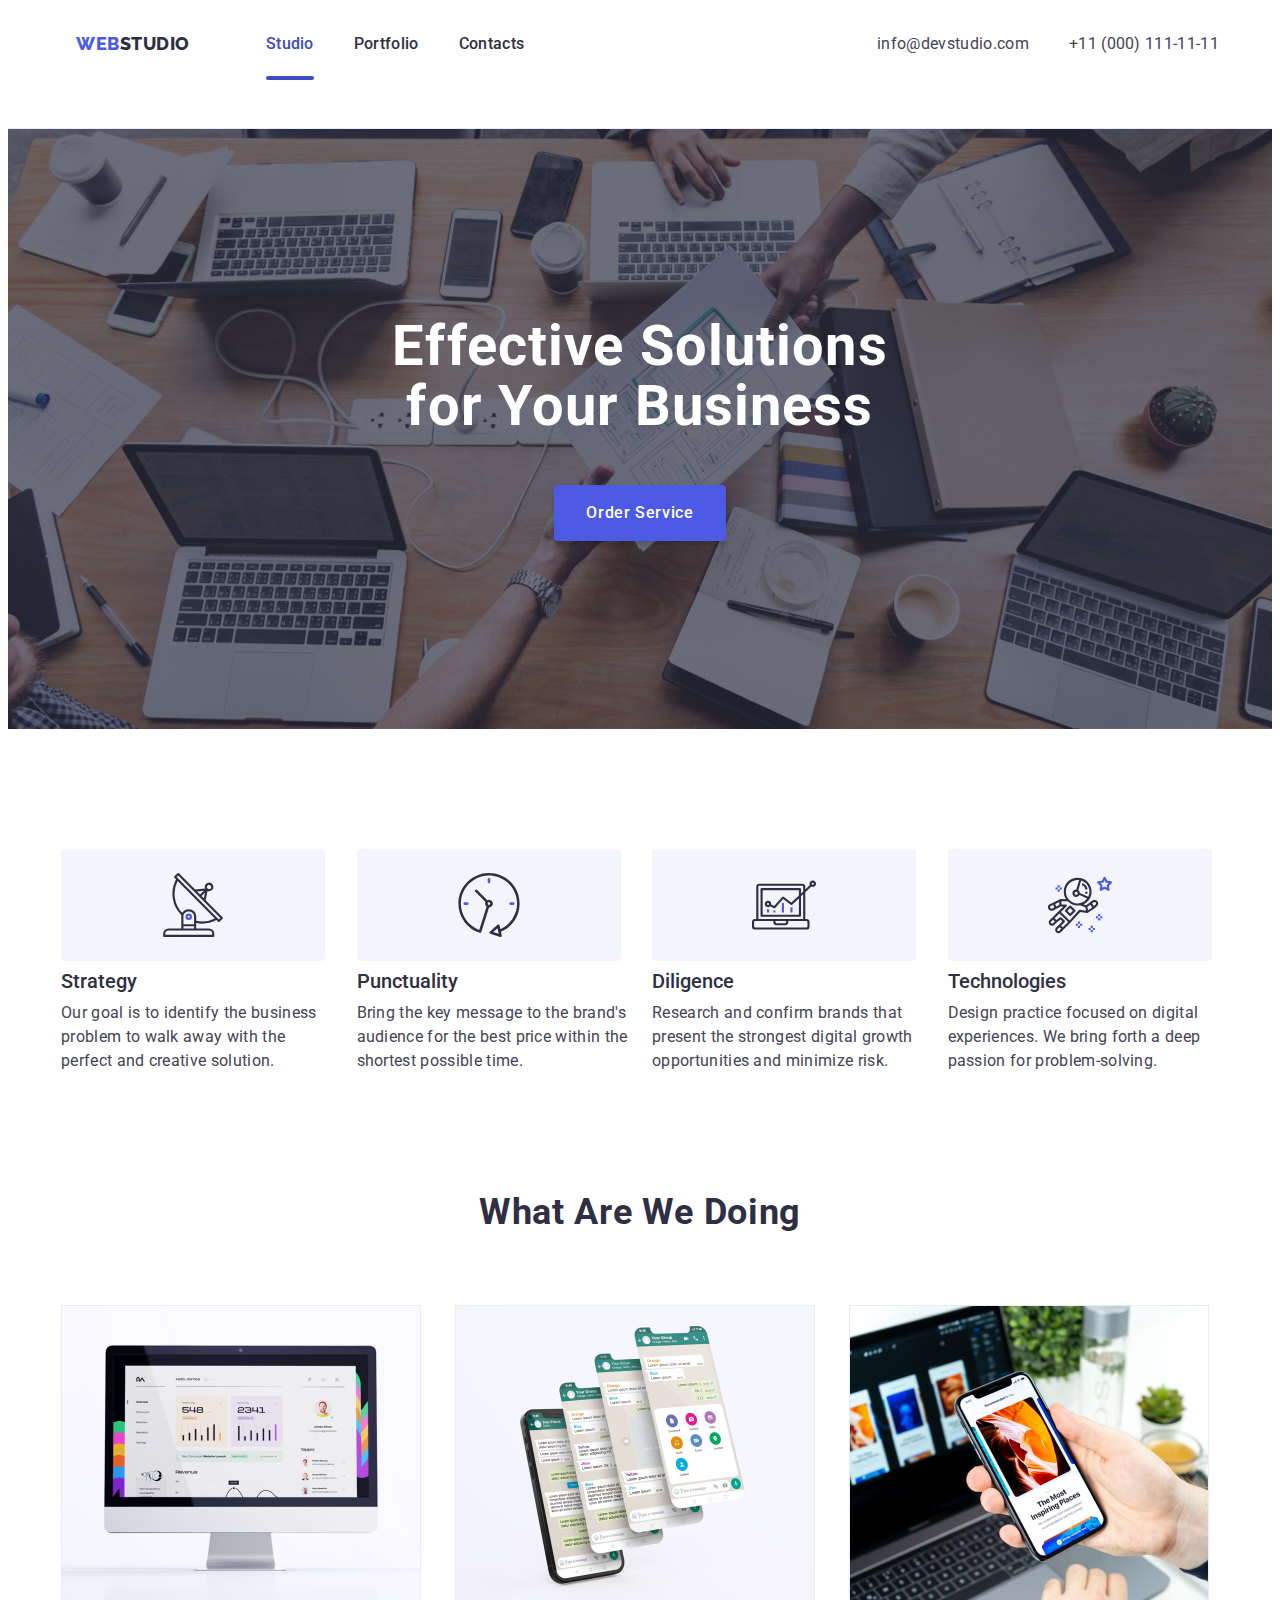
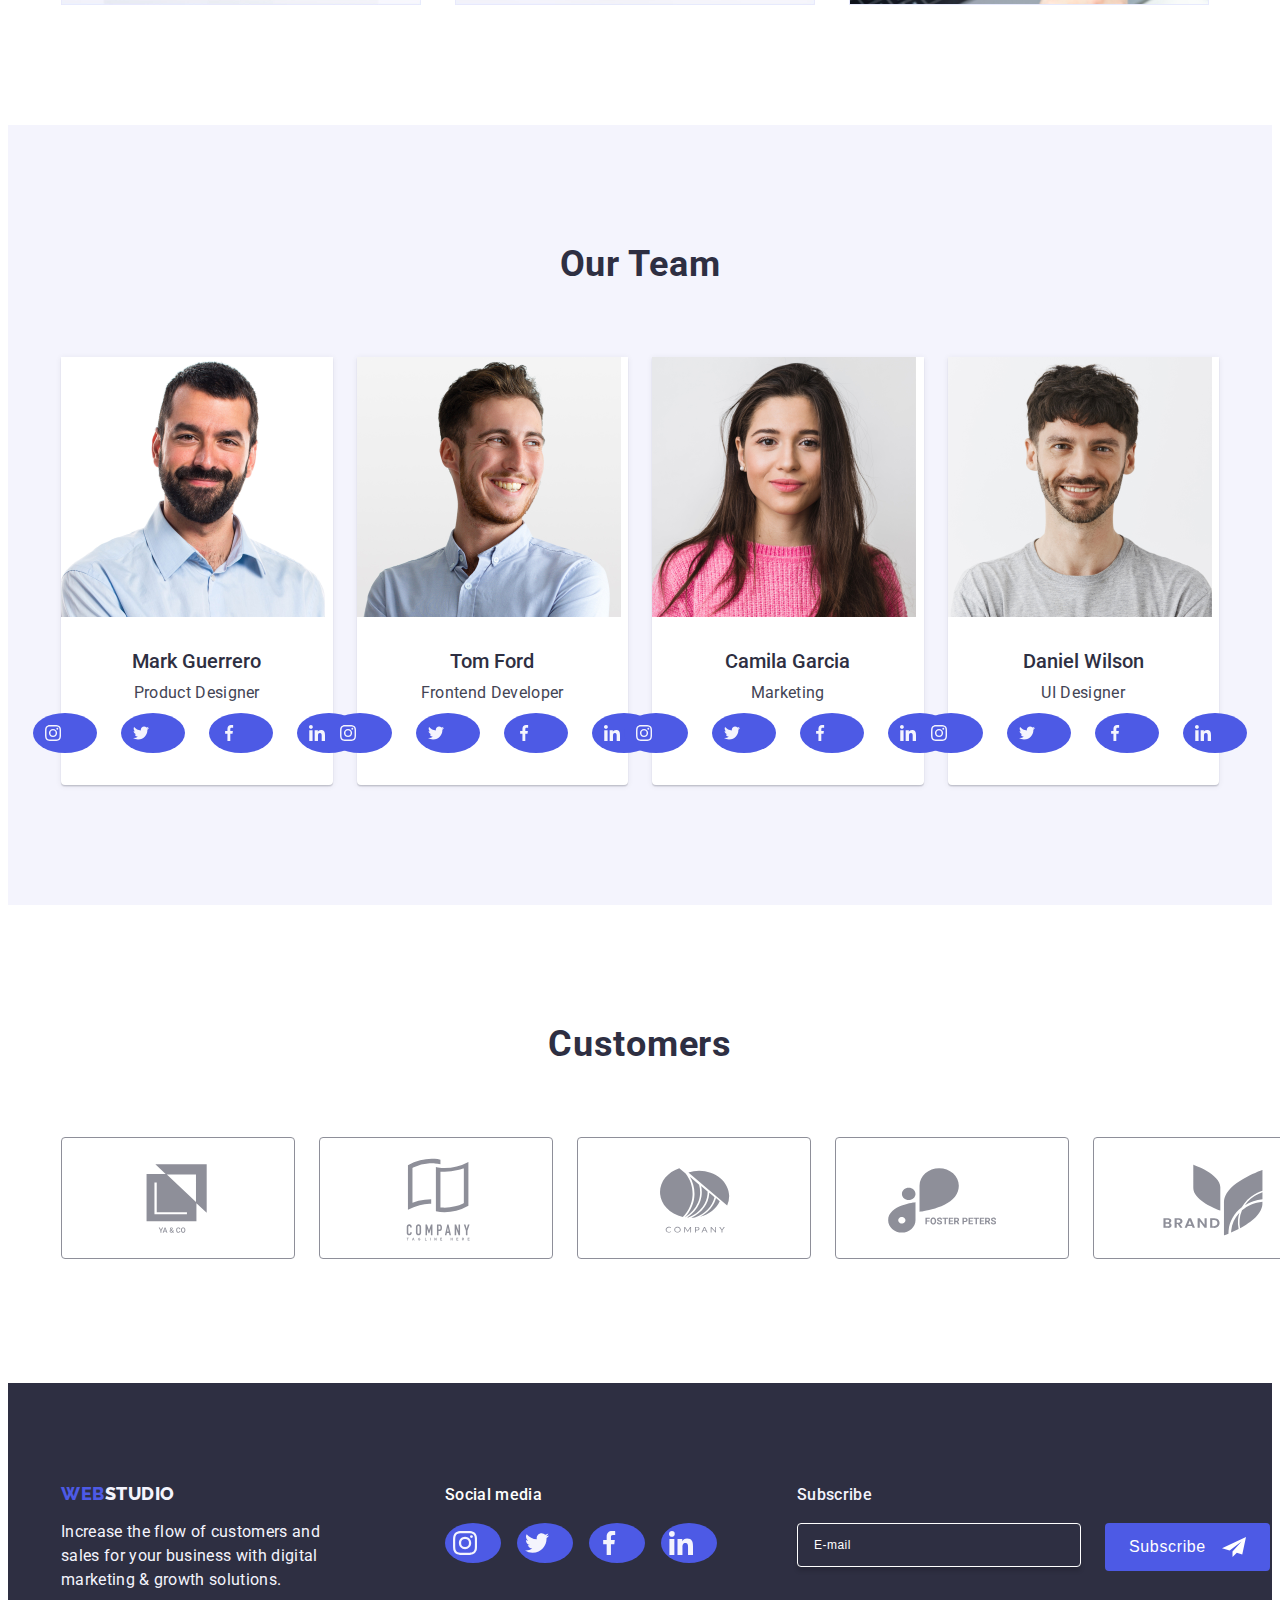
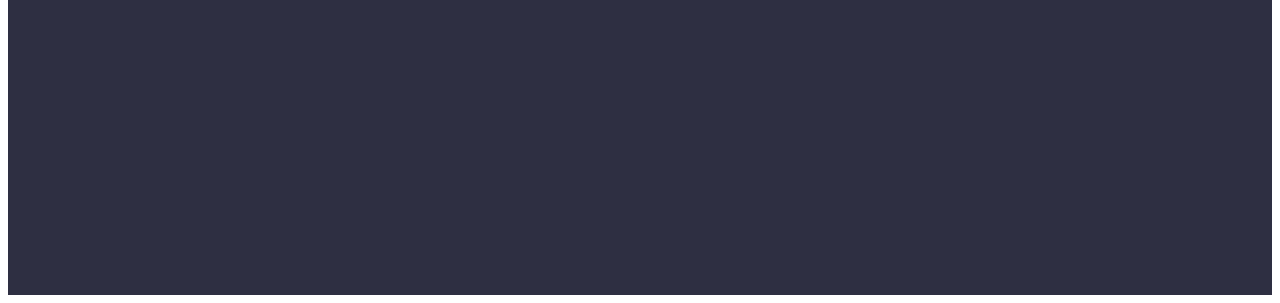
<file: index.html>
<!DOCTYPE html>
<html lang="en">
  <head>
    <meta charset="UTF-8" />

    <!-- Modern Normalize CSS -->
    <link
      rel="stylesheet"
      href="https://cdnjs.cloudflare.com/ajax/libs/modern-normalize/2.0.0/modern-normalize.min.css"
      integrity="sha512-4xo8blKMVCiXpTaLzQSLSw3KFOVPWhm/TRtuPVc4WG6kUgjH6J03IBuG7JZPkcWMxJ5huwaBpOpnwYElP/m6wg=="
      crossorigin="anonymous"
      referrerpolicy="no-referrer"
    />

    <!-- External CSS  -->
    <link rel="stylesheet" href="css/styles.css" />

    <!-- Fonts -->
    <link rel="preconnect" href="https://fonts.googleapis.com" />
    <link rel="preconnect" href="https://fonts.gstatic.com" crossorigin />
    <link
      href="https://fonts.googleapis.com/css2?family=Raleway:wght@800&family=Roboto:wght@400;500;700;900&display=swap"
      rel="stylesheet"
    />

    <link rel="shortcut icon" href="images/favicon.ico" />
    <title>Web Studio</title>
  </head>
  <body>
    <!-- Page header -->
    <header class="top-line">
      <div class="header-container container">
        <!-- Navbar -->
        <nav class="container nav-menu-section">
          <a href="#" class="logo logo-header"
            ><span class="text-color-iris">WEB</span>STUDIO</a
          >
          <ul class="nav-items">
            <li><a href="#" class="main-link">Studio</a></li>
            <li><a href="portfolio.html">Portfolio</a></li>
            <li><a href="#">Contacts</a></li>
          </ul>
        </nav>
        <!-- Navbar End -->

        <!-- Contacts section -->
        <address>
          <ul class="contacts-items">
            <li>
              <a href="mailto:info@devstudio.com">info@devstudio.com</a>
            </li>
            <li>
              <a href="tel:+110001111111">+11 (000) 111-11-11</a>
            </li>
          </ul>
        </address>
        <!-- End Contacts section -->
      </div>
    </header>
    <!-- End page header -->

    <!-- Main section -->
    <main>
      <!-- Hero section -->

      <section class="dark-bg-hero">
        <div class="container hero-container">
          <h1 class="heading-main">
            Effective Solutions <br />for Your Business
          </h1>
          <button type="button" class="primary-btn" data-modal-open>
            Order Service
          </button>
        </div>
      </section>

      <!-- End Hero section -->

      <!-- Benefits section -->

      <section class="benefits-section">
        <div class="container">
          <h2 class="visually-hidden">Our Benefits</h2>
          <ul
            class="benefit-item-section heading-section sub-paragraph benefits benefit-icon"
          >
            <li class="benefits">
              <div>
                <svg>
                  <use
                    width="64"
                    height="64"
                    href="images/icons.svg#icon-antenna"
                  ></use>
                </svg>
              </div>
              <h3 class="heading-section">Strategy</h3>
              <p>
                Our goal is to identify the business problem to walk away with
                the perfect and creative solution.
              </p>
            </li>
            <li class="benefits">
              <div>
                <svg>
                  <use
                    width="64"
                    height="64"
                    href="images/icons.svg#icon-clock"
                  ></use>
                </svg>
              </div>
              <h3 class="heading-section">Punctuality</h3>
              <p>
                Bring the key message to the brand's audience for the best price
                within the shortest possible time.
              </p>
            </li>
            <li class="benefits">
              <div>
                <svg>
                  <use
                    width="64"
                    height="64"
                    href="images/icons.svg#icon-diagram"
                  ></use>
                </svg>
              </div>
              <h3 class="heading-section">Diligence</h3>
              <p>
                Research and confirm brands that present the strongest digital
                growth opportunities and minimize risk.
              </p>
            </li>
            <li class="benefits">
              <div>
                <svg>
                  <use
                    width="64"
                    height="64"
                    href="images/icons.svg#icon-astronaut"
                  ></use>
                </svg>
              </div>
              <h3 class="heading-section">Technologies</h3>
              <p>
                Design practice focused on digital experiences. We bring forth a
                deep passion for problem-solving.
              </p>
            </li>
          </ul>
        </div>
      </section>

      <!-- End Benefits section -->

      <!-- Projects section -->

      <section class="projects-section">
        <div class="container flex-column">
          <h2 class="heading-sub">What are we doing</h2>
          <ul class="projects-items-section">
            <li class="projects-items-section">
              <img
                src="images/mac_with_diagrams.jpg"
                alt="Mac with some diagrams"
                width="360"
                height="300"
              />
            </li>
            <li class="projects-items-section">
              <img
                src="images/iphone_multi_screen_whatsapp.jpg"
                alt="iPhone multi screen WhatsApp Messenger"
                width="360"
                height="300"
              />
            </li>
            <li class="projects-items-section">
              <img
                src="images/iphone_design_website.jpg"
                alt="iPhone displaying a website whose design is in the photo on a MacBook"
                width="360"
                height="300"
              />
            </li>
          </ul>
        </div>
      </section>

      <!-- End project section -->

      <!-- Team section -->

      <section class="light-bg">
        <div class="container flex-column">
          <h2 class="heading-sub">Our Team</h2>
          <ul
            class="team-items-section heading-section sub-paragraph team-image"
          >
            <li class="heading-section">
              <img
                src="images/marc_guerrero.jpg"
                alt="Picture of Mark Guerrero the Product Designer"
                width="264"
                height="260"
              />
              <div class="team-image-caption">
                <h3 class="heading-section">Mark Guerrero</h3>
                <p class="sub-paragraph">Product Designer</p>
                <ul class="social-media-icons team-social-media-icons">
                  <li>
                    <a
                      href="https://www.instagram.com"
                      target="_blank"
                      rel="noopener noreferrer"
                    >
                      <svg>
                        <use
                          width="16"
                          height="16"
                          href="images/icons.svg#icon-instagram"
                        ></use>
                      </svg>
                    </a>
                  </li>
                  <li>
                    <a
                      href="https://x.com"
                      target="_blank"
                      rel="noopener noreferrer"
                    >
                      <svg>
                        <use
                          width="16"
                          height="16"
                          href="images/icons.svg#icon-twitter"
                        ></use>
                      </svg>
                    </a>
                  </li>
                  <li>
                    <a
                      href="https://www.facebook.com"
                      target="_blank"
                      rel="noopener noreferrer"
                    >
                      <svg>
                        <use
                          width="16"
                          height="16"
                          href="images/icons.svg#icon-facebook"
                        ></use>
                      </svg>
                    </a>
                  </li>
                  <li>
                    <a
                      href="https://www.linkedin.com"
                      target="_blank"
                      rel="noopener noreferrer"
                    >
                      <svg>
                        <use
                          width="16"
                          height="16"
                          href="images/icons.svg#icon-linkedin"
                        ></use>
                      </svg>
                    </a>
                  </li>
                </ul>
              </div>
            </li>
            <li class="heading-section">
              <img
                src="images/tom_ford.jpg"
                alt="Picture of Tom Ford the Frontend Developer"
                width="264"
                height="260"
              />
              <div class="team-image-caption">
                <h3 class="heading-section">Tom Ford</h3>
                <p class="sub-paragraph">Frontend Developer</p>
                <ul class="social-media-icons team-social-media-icons">
                  <li>
                    <a
                      href="https://www.instagram.com"
                      target="_blank"
                      rel="noopener noreferrer"
                    >
                      <svg>
                        <use
                          width="16"
                          height="16"
                          href="images/icons.svg#icon-instagram"
                        ></use>
                      </svg>
                    </a>
                  </li>
                  <li>
                    <a
                      href="https://x.com"
                      target="_blank"
                      rel="noopener noreferrer"
                    >
                      <svg>
                        <use
                          width="16"
                          height="16"
                          href="images/icons.svg#icon-twitter"
                        ></use>
                      </svg>
                    </a>
                  </li>
                  <li>
                    <a
                      href="https://www.facebook.com"
                      target="_blank"
                      rel="noopener noreferrer"
                    >
                      <svg>
                        <use
                          width="16"
                          height="16"
                          href="images/icons.svg#icon-facebook"
                        ></use>
                      </svg>
                    </a>
                  </li>
                  <li>
                    <a
                      href="https://www.linkedin.com"
                      target="_blank"
                      rel="noopener noreferrer"
                    >
                      <svg>
                        <use
                          width="16"
                          height="16"
                          href="images/icons.svg#icon-linkedin"
                        ></use>
                      </svg>
                    </a>
                  </li>
                </ul>
              </div>
            </li>
            <li class="heading-section">
              <img
                src="images/camila_garcia.jpg"
                alt="Picture of Camila Garcia - Marketing"
                width="264"
                height="260"
              />
              <div class="team-image-caption">
                <h3 class="heading-section">Camila Garcia</h3>
                <p class="sub-paragraph">Marketing</p>
                <ul class="social-media-icons team-social-media-icons">
                  <li>
                    <a
                      href="https://www.instagram.com"
                      target="_blank"
                      rel="noopener noreferrer"
                    >
                      <svg>
                        <use
                          width="16"
                          height="16"
                          href="images/icons.svg#icon-instagram"
                        ></use>
                      </svg>
                    </a>
                  </li>
                  <li>
                    <a
                      href="https://x.com"
                      target="_blank"
                      rel="noopener noreferrer"
                    >
                      <svg>
                        <use
                          width="16"
                          height="16"
                          href="images/icons.svg#icon-twitter"
                        ></use>
                      </svg>
                    </a>
                  </li>
                  <li>
                    <a
                      href="https://www.facebook.com"
                      target="_blank"
                      rel="noopener noreferrer"
                    >
                      <svg>
                        <use
                          width="16"
                          height="16"
                          href="images/icons.svg#icon-facebook"
                        ></use>
                      </svg>
                    </a>
                  </li>
                  <li>
                    <a
                      href="https://www.linkedin.com"
                      target="_blank"
                      rel="noopener noreferrer"
                    >
                      <svg>
                        <use
                          width="16"
                          height="16"
                          href="images/icons.svg#icon-linkedin"
                        ></use>
                      </svg>
                    </a>
                  </li>
                </ul>
              </div>
            </li>
            <li class="heading-section">
              <img
                src="images/daniel_wilson.jpg"
                alt="Picture of Daniel Wilson the UI Designer"
                width="264"
                height="260"
              />
              <div class="team-image-caption">
                <h3 class="heading-section">Daniel Wilson</h3>
                <p class="sub-paragraph">UI Designer</p>
                <ul class="social-media-icons team-social-media-icons">
                  <li>
                    <a
                      href="https://www.instagram.com"
                      target="_blank"
                      rel="noopener noreferrer"
                    >
                      <svg>
                        <use
                          width="16"
                          height="16"
                          href="images/icons.svg#icon-instagram"
                        ></use>
                      </svg>
                    </a>
                  </li>
                  <li>
                    <a
                      href="https://x.com"
                      target="_blank"
                      rel="noopener noreferrer"
                    >
                      <svg>
                        <use
                          width="16"
                          height="16"
                          href="images/icons.svg#icon-twitter"
                        ></use>
                      </svg>
                    </a>
                  </li>
                  <li>
                    <a
                      href="https://www.facebook.com"
                      target="_blank"
                      rel="noopener noreferrer"
                    >
                      <svg>
                        <use
                          width="16"
                          height="16"
                          href="images/icons.svg#icon-facebook"
                        ></use>
                      </svg>
                    </a>
                  </li>
                  <li>
                    <a
                      href="https://www.linkedin.com"
                      target="_blank"
                      rel="noopener noreferrer"
                    >
                      <svg>
                        <use
                          width="16"
                          height="16"
                          href="images/icons.svg#icon-linkedin"
                        ></use>
                      </svg>
                    </a>
                  </li>
                </ul>
              </div>
            </li>
          </ul>
        </div>
      </section>
      <!-- End Team section -->

      <!-- Customers section -->
      <section>
        <div class="container flex-column customers-section">
          <h2 class="heading-sub">Customers</h2>
          <ul class="customer-item">
            <li>
              <a href="#">
                <svg>
                  <use href="images/icons.svg#icon-client-1"></use>
                </svg>
              </a>
            </li>
            <li>
              <a href="#">
                <svg>
                  <use href="images/icons.svg#icon-client-2"></use>
                </svg>
              </a>
            </li>
            <li>
              <a href="#">
                <svg>
                  <use href="images/icons.svg#icon-client-3"></use>
                </svg>
              </a>
            </li>
            <li>
              <a href="#">
                <svg>
                  <use href="images/icons.svg#icon-client-4"></use>
                </svg>
              </a>
            </li>
            <li>
              <a href="#">
                <svg>
                  <use href="images/icons.svg#icon-client-5"></use>
                </svg>
              </a>
            </li>
            <li>
              <a href="#">
                <svg>
                  <use href="images/icons.svg#icon-client-6"></use>
                </svg>
              </a>
            </li>
          </ul>
        </div>
      </section>
      <!-- End customers section -->
    </main>
    <!-- End main section -->

    <!-- Page footer -->
    <footer class="dark-bg-footer">
      <div class="container">
        <div class="flex-column">
          <a href="#" class="logo logo-footer text-color-cloud"
            ><span class="text-color-iris">WEB</span>STUDIO</a
          >
          <p class="footer-paragraph">
            Increase the flow of customers and sales for your business with
            digital marketing & growth solutions.
          </p>
        </div>
        <div class="footer-social-media">
          <p>Social media</p>
          <ul class="social-media-icons footer-social-media-icons">
            <li>
              <a
                href="https://www.instagram.com"
                target="_blank"
                rel="noopener noreferrer"
              >
                <svg>
                  <use
                    width="24"
                    height="24"
                    href="images/icons.svg#icon-instagram"
                  ></use>
                </svg>
              </a>
            </li>
            <li>
              <a href="https://x.com" target="_blank" rel="noopener noreferrer">
                <svg>
                  <use
                    width="24"
                    height="24"
                    href="images/icons.svg#icon-twitter"
                  ></use>
                </svg>
              </a>
            </li>
            <li>
              <a
                href="https://www.facebook.com"
                target="_blank"
                rel="noopener noreferrer"
              >
                <svg>
                  <use
                    width="24"
                    height="24"
                    href="images/icons.svg#icon-facebook"
                  ></use>
                </svg>
              </a>
            </li>
            <li>
              <a
                href="https://www.linkedin.com"
                target="_blank"
                rel="noopener noreferrer"
              >
                <svg>
                  <use
                    width="24"
                    height="24"
                    href="images/icons.svg#icon-linkedin"
                  ></use>
                </svg>
              </a>
            </li>
          </ul>
        </div>
        <div class="subscribe-section">
          <p class="footer-paragraph">Subscribe</p>
          <form id="subscribe-form" class="subscribe-wrapper">
            <label for="email-input">
              <input
                id="email-input"
                type="email"
                name="email"
                placeholder="E-mail"
                aria-label="E-mail"
              />
            </label>
            <button
              type="submit"
              name="subscribe-button"
              class="subscribe-btn"
              aria-label="Subscribe"
            >
              Subscribe
              <svg
                xmlns="http://www.w3.org/2000/svg"
                width="24"
                height="24"
                fill="currentColor"
                aria-label="Send"
              >
                <use href="images/icons.svg#icon-send"></use>
              </svg>
            </button>
          </form>
        </div>
      </div>
    </footer>
    <!-- End page footer -->

    <!-- Modal window -->
    <div class="backdrop is-hidden" data-modal>
      <div class="modal">
        <!-- Close Button -->
        <button type="button" class="close-btn" data-modal-close>
          <svg width="8" height="8">
            <use href="images/icons.svg#icon-close"></use>
          </svg>
        </button>
        <!-- Form -->
        <form id="contact-form">
          <p class="form-title">
            Leave your contacts and we will call you back
          </p>
          <label for="name">Name</label>
          <div class="form-wrapper">
            <input type="text" id="name" name="name" autocomplete="off" />
            <svg
              xmlns="http://www.w3.org/2000/svg"
              width="18"
              height="18"
              fill="currentColor"
              aria-label="Person"
              class="form-icon"
            >
              <use href="images/icons.svg#icon-person"></use>
            </svg>
          </div>

          <label for="phone">Phone</label>
          <div class="form-wrapper">
            <input type="tel" id="phone" name="phone" autocomplete="off" />
            <svg
              xmlns="http://www.w3.org/2000/svg"
              width="18"
              height="24"
              fill="currentColor"
              aria-label="Phone"
              class="form-icon"
            >
              <use href="images/icons.svg#icon-phone"></use>
            </svg>
          </div>

          <label for="email">Email</label>
          <div class="form-wrapper">
            <input type="email" id="email" name="email" autocomplete="off" />
            <svg
              xmlns="http://www.w3.org/2000/svg"
              width="18"
              height="24"
              fill="currentColor"
              aria-label="E-mail"
              class="form-icon"
            >
              <use href="images/icons.svg#icon-email"></use>
            </svg>
          </div>

          <label for="comment">Comment</label>
          <div class="form-wrapper-textarea">
            <textarea
              id="comment"
              name="comment"
              placeholder="Text input"
              autocomplete="off"
            ></textarea>
          </div>

          <div class="form-wrapper-checkbox">
            <label for="terms">
              <input
                type="checkbox"
                id="terms"
                name="terms"
                class="visually-hidden"
              />
              <svg
                xmlns="http://www.w3.org/2000/svg"
                width="10"
                height="8"
                aria-label="Check Mark"
                fill="currentColor"
                class="checkbox-icon"
              >
                <use href="images/icons.svg#icon-check-mark-2"></use>
              </svg>
              <span
                >I accept the terms and conditions of the
                <a href="">Privacy Policy</a>
              </span>
            </label>
          </div>
          <button type="submit" class="send-btn">Send</button>
        </form>
      </div>
    </div>
    <!-- End modal window -->

    <!-- Script -->
    <script src="js/modal.js"></script>
  </body>
</html>
</file>
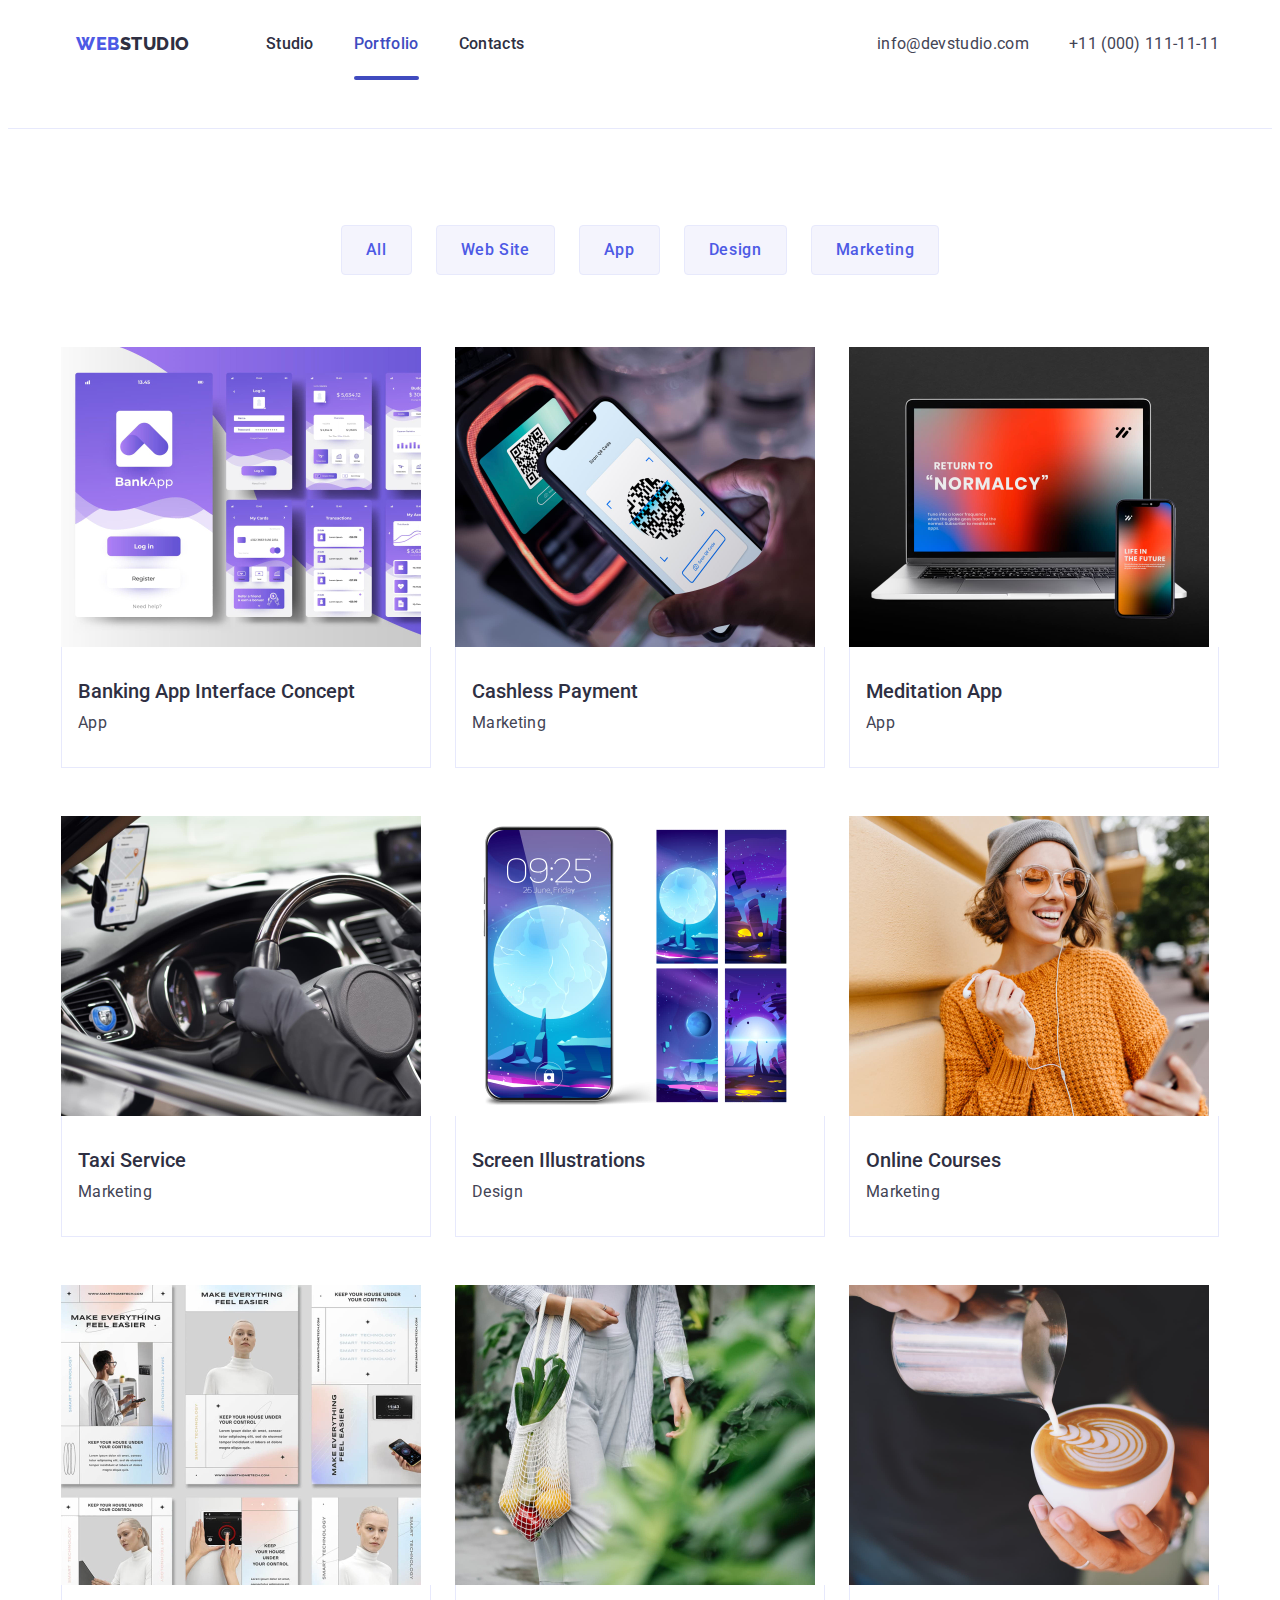
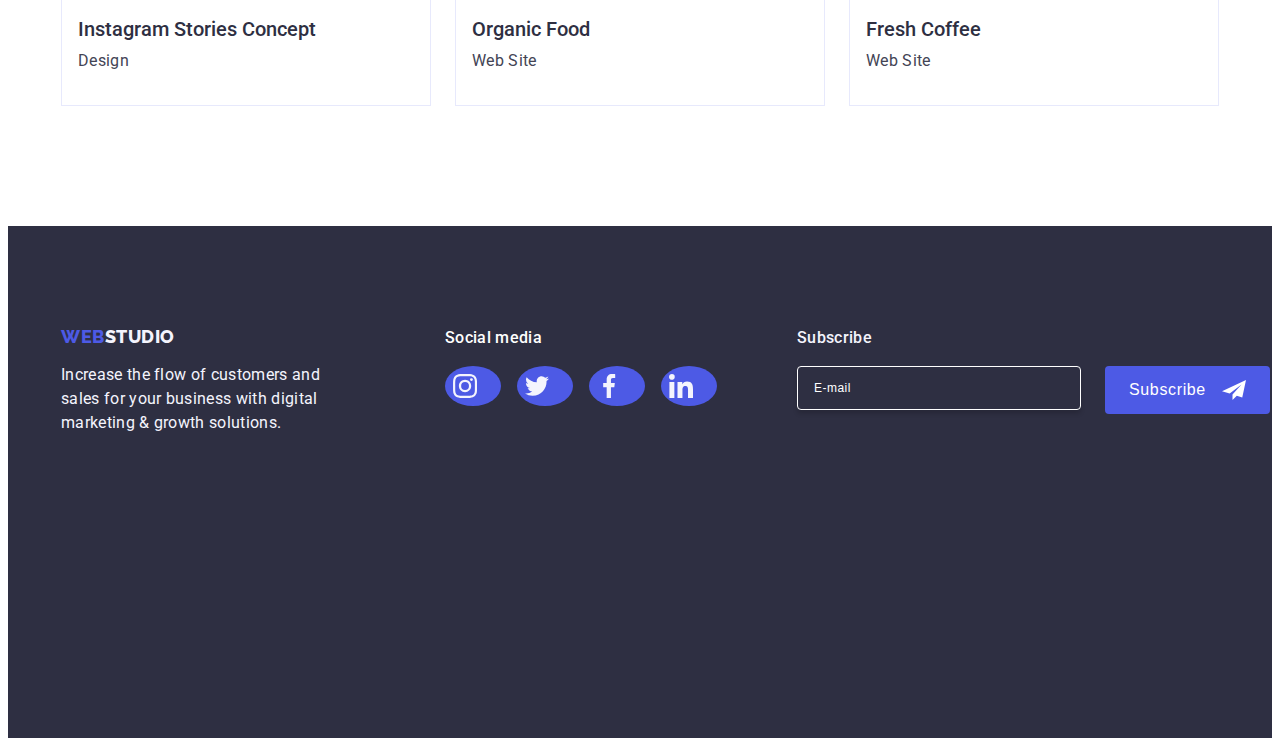
<file: portfolio.html>
<!DOCTYPE html>
<html lang="en">
  <head>
    <meta charset="UTF-8" />

    <!-- Modern Normalize CSS -->
    <link
      rel="stylesheet"
      href="https://cdnjs.cloudflare.com/ajax/libs/modern-normalize/2.0.0/modern-normalize.min.css"
      integrity="sha512-4xo8blKMVCiXpTaLzQSLSw3KFOVPWhm/TRtuPVc4WG6kUgjH6J03IBuG7JZPkcWMxJ5huwaBpOpnwYElP/m6wg=="
      crossorigin="anonymous"
      referrerpolicy="no-referrer"
    />

    <!-- External CSS  -->
    <link rel="stylesheet" href="css/styles.css" />

    <!-- Fonts -->
    <link rel="preconnect" href="https://fonts.googleapis.com" />
    <link rel="preconnect" href="https://fonts.gstatic.com" crossorigin />
    <link
      href="https://fonts.googleapis.com/css2?family=Raleway:wght@800&family=Roboto:wght@400;500;700;900&display=swap"
      rel="stylesheet"
    />

    <link rel="shortcut icon" href="images/favicon.ico" />
    <title>Web Studio</title>
  </head>
  <body>
    <!-- Page header -->
    <header class="top-line">
      <div class="header-container container">
        <!-- Navbar -->
        <nav class="container nav-menu-section">
          <a href="#" class="logo logo-header"
            ><span class="text-color-iris">WEB</span>STUDIO</a
          >
          <ul class="nav-items">
            <li><a href="index.html" class="not-main-link">Studio</a></li>
            <li><a href="#" class="main-link">Portfolio</a></li>
            <li><a href="#">Contacts</a></li>
          </ul>
        </nav>
        <!-- Navbar End -->

        <!-- Contacts section -->
        <address>
          <ul class="contacts-items">
            <li>
              <a href="mailto:info@devstudio.com">info@devstudio.com</a>
            </li>
            <li>
              <a href="tel:+110001111111">+11 (000) 111-11-11</a>
            </li>
          </ul>
        </address>
        <!-- End Contacts section -->
      </div>
    </header>
    <!-- End page header -->

    <!-- Main section -->
    <main>
      <section class="portfolio-container">
        <!-- Filters section -->
        <div class="container flex-column">
          <h1 class="visually-hidden">Portfolio</h1>
          <ul class="filter-buttons">
            <li>
              <button type="button" class="filter-btn">All</button>
            </li>
            <li>
              <button type="button" class="filter-btn">Web Site</button>
            </li>
            <li>
              <button type="button" class="filter-btn">App</button>
            </li>
            <li>
              <button type="button" class="filter-btn">Design</button>
            </li>
            <li>
              <button type="button" class="filter-btn">Marketing</button>
            </li>
          </ul>
          <!-- End filter section -->

          <!-- Portfolio section -->
          <ul class="portfolio-section">
            <li class="project-card-item">
              <a href="#" class="project-card-link">
                <div class="portfolio-wrapper">
                  <img
                    src="images/banking-app-interface-concept.jpg"
                    alt="Various Screens of a Banking App"
                    width="360"
                    height="300"
                  />
                  <p class="portfolio-overlay-text">
                    14 Stylish and User-Friendly App Design Concepts · Task
                    Manager App · Calorie Tracker App · Exotic Fruit Ecommerce
                    App · Cloud Storage App
                  </p>
                </div>
                <div class="project-card-caption">
                  <h2 class="project-card-heading">
                    Banking App Interface Concept
                  </h2>
                  <p class="project-card-type">App</p>
                </div>
              </a>
            </li>
            <li class="project-card-item">
              <a href="#" class="project-card-link">
                <div class="portfolio-wrapper">
                  <img
                    src="images/cashless-payment.jpg"
                    alt="Phone Scanning QR Code"
                    width="360"
                    height="300"
                  />
                  <p class="portfolio-overlay-text">
                    14 Stylish and User-Friendly App Design Concepts · Task
                    Manager App · Calorie Tracker App · Exotic Fruit Ecommerce
                    App · Cloud Storage App
                  </p>
                </div>
                <div class="project-card-caption">
                  <h2 class="project-card-heading">Cashless Payment</h2>
                  <p class="project-card-type">Marketing</p>
                </div>
              </a>
            </li>
            <li class="project-card-item">
              <a href="#" class="project-card-link">
                <div class="portfolio-wrapper">
                  <img
                    src="images/meditation-app.jpg"
                    alt="App Mockup on Mac and iPhone with 'Return to Normalcy' Text"
                    width="360"
                    height="300"
                  />
                  <p class="portfolio-overlay-text">
                    14 Stylish and User-Friendly App Design Concepts · Task
                    Manager App · Calorie Tracker App · Exotic Fruit Ecommerce
                    App · Cloud Storage App
                  </p>
                </div>
                <div class="project-card-caption">
                  <h2 class="project-card-heading">Meditation App</h2>
                  <p class="project-card-type">App</p>
                </div>
              </a>
            </li>
            <li class="project-card-item">
              <a href="#" class="project-card-link">
                <div class="portfolio-wrapper">
                  <img
                    src="images/taxi-service.jpg"
                    alt="Car's front door showing steering wheel and driver using navigation on phone"
                    width="360"
                    height="300"
                  />
                  <p class="portfolio-overlay-text">
                    14 Stylish and User-Friendly App Design Concepts · Task
                    Manager App · Calorie Tracker App · Exotic Fruit Ecommerce
                    App · Cloud Storage App
                  </p>
                </div>
                <div class="project-card-caption">
                  <h2 class="project-card-heading">Taxi Service</h2>
                  <p class="project-card-type">Marketing</p>
                </div>
              </a>
            </li>
            <li class="project-card-item">
              <a href="#" class="project-card-link">
                <div class="portfolio-wrapper">
                  <img
                    src="images/screen-illustrations.jpg"
                    alt="Visual Graphics for Screens"
                    width="360"
                    height="300"
                  />
                  <p class="portfolio-overlay-text">
                    14 Stylish and User-Friendly App Design Concepts · Task
                    Manager App · Calorie Tracker App · Exotic Fruit Ecommerce
                    App · Cloud Storage App
                  </p>
                </div>
                <div class="project-card-caption">
                  <h2 class="project-card-heading">Screen Illustrations</h2>
                  <p class="project-card-type">Design</p>
                </div>
              </a>
            </li>
            <li class="project-card-item">
              <a href="#" class="project-card-link">
                <div class="portfolio-wrapper">
                  <img
                    src="images/online-courses.jpg"
                    alt="Smiling girl with headphones engaged in Online Course or Content"
                    width="360"
                    height="300"
                  />
                  <p class="portfolio-overlay-text">
                    14 Stylish and User-Friendly App Design Concepts · Task
                    Manager App · Calorie Tracker App · Exotic Fruit Ecommerce
                    App · Cloud Storage App
                  </p>
                </div>
                <div class="project-card-caption">
                  <h2 class="project-card-heading">Online Courses</h2>
                  <p class="project-card-type">Marketing</p>
                </div>
              </a>
            </li>
            <li class="project-card-item">
              <a href="#" class="project-card-link">
                <div class="portfolio-wrapper">
                  <img
                    src="images/instagram-stories-concept.jpg"
                    alt="Instagram Stories Design"
                    width="360"
                    height="300"
                  />
                  <p class="portfolio-overlay-text">
                    14 Stylish and User-Friendly App Design Concepts · Task
                    Manager App · Calorie Tracker App · Exotic Fruit Ecommerce
                    App · Cloud Storage App
                  </p>
                </div>
                <div class="project-card-caption">
                  <h2 class="project-card-heading">
                    Instagram Stories Concept
                  </h2>
                  <p class="project-card-type">Design</p>
                </div>
              </a>
            </li>
            <li class="project-card-item">
              <a href="#" class="project-card-link">
                <div class="portfolio-wrapper">
                  <img
                    src="images/organic-food.jpg"
                    alt="Woman  with a bag of Fresh Organic Food"
                    width="360"
                    height="300"
                  />
                  <p class="portfolio-overlay-text">
                    14 Stylish and User-Friendly App Design Concepts · Task
                    Manager App · Calorie Tracker App · Exotic Fruit Ecommerce
                    App · Cloud Storage App
                  </p>
                </div>
                <div class="project-card-caption">
                  <h2 class="project-card-heading">Organic Food</h2>
                  <p class="project-card-type">Web Site</p>
                </div>
              </a>
            </li>
            <li class="project-card-item">
              <a href="#" class="project-card-link">
                <div class="portfolio-wrapper">
                  <img
                    src="images/fresh-coffee.jpg"
                    alt="Barista preparing Fresh Coffee"
                    width="360"
                    height="300"
                  />
                  <p class="portfolio-overlay-text">
                    14 Stylish and User-Friendly App Design Concepts · Task
                    Manager App · Calorie Tracker App · Exotic Fruit Ecommerce
                    App · Cloud Storage App
                  </p>
                </div>
                <div class="project-card-caption">
                  <h2 class="project-card-heading">Fresh Coffee</h2>
                  <p class="project-card-type">Web Site</p>
                </div>
              </a>
            </li>
          </ul>
        </div>
      </section>
      <!-- End portfolio section -->
    </main>
    <!-- End main section -->

    <!-- Page footer -->
    <footer class="dark-bg-footer">
      <div class="container">
        <div class="flex-column">
          <a href="#" class="logo logo-footer text-color-cloud"
            ><span class="text-color-iris">WEB</span>STUDIO</a
          >
          <p class="footer-paragraph">
            Increase the flow of customers and sales for your business with
            digital marketing & growth solutions.
          </p>
        </div>
        <div class="footer-social-media">
          <p>Social media</p>
          <ul class="social-media-icons footer-social-media-icons">
            <li>
              <a
                href="https://www.instagram.com"
                target="_blank"
                rel="noopener noreferrer"
              >
                <svg>
                  <use
                    width="24"
                    height="24"
                    href="images/icons.svg#icon-instagram"
                  ></use>
                </svg>
              </a>
            </li>
            <li>
              <a href="https://x.com" target="_blank" rel="noopener noreferrer">
                <svg>
                  <use
                    width="24"
                    height="24"
                    href="images/icons.svg#icon-twitter"
                  ></use>
                </svg>
              </a>
            </li>
            <li>
              <a
                href="https://www.facebook.com"
                target="_blank"
                rel="noopener noreferrer"
              >
                <svg>
                  <use
                    width="24"
                    height="24"
                    href="images/icons.svg#icon-facebook"
                  ></use>
                </svg>
              </a>
            </li>
            <li>
              <a
                href="https://www.linkedin.com"
                target="_blank"
                rel="noopener noreferrer"
              >
                <svg>
                  <use
                    width="24"
                    height="24"
                    href="images/icons.svg#icon-linkedin"
                  ></use>
                </svg>
              </a>
            </li>
          </ul>
        </div>
        <div class="subscribe-section">
          <p class="footer-paragraph">Subscribe</p>
          <form id="subscribe-form" class="subscribe-wrapper">
            <label for="email-input">
              <input
                id="email-input"
                type="email"
                name="email"
                placeholder="E-mail"
                aria-label="E-mail"
              />
            </label>
            <button
              type="submit"
              name="subscribe-button"
              class="subscribe-btn"
              aria-label="Subscribe"
            >
              Subscribe
              <svg
                xmlns="http://www.w3.org/2000/svg"
                width="24"
                height="24"
                fill="currentColor"
                aria-label="Send"
              >
                <use href="images/icons.svg#icon-send"></use>
              </svg>
            </button>
          </form>
        </div>
      </div>
    </footer>
    <!-- End page footer -->
  </body>
</html>
</file>
<file: css/styles.css>
/* Site Stylesheet
  1. Global Styles
  2. Typography Styles
  3. Structure Styles
  4. Module Styles
  5. Component Styles
  6. Page Styles
---------------------------------------- */

/* 1. Global Styles
---------------------------------------- */

:root {
  /* Colors */
  --cloud: #f4f4fd;
  --cornflower: #e7e9fc;
  --green: #31d0aa;
  --iris: #4d5ae5;
  --lightslate: #8e8f99;
  --navyblue: #2e2f42;
  --ocean: #404bbf;
  --slate: #434455;
  --white: #fff;
}

body {
  font-family: "Roboto", sans-serif;
  color: var(--navyblue, #2e2f42);
  background: var(--white, #fff);
}

ul {
  list-style-type: none;
}

img {
  display: block;
}

ul,
h3,
p,
figure {
  margin-block-start: 0;
  margin-block-end: 0;
  margin-inline-start: 0;
  margin-inline-end: 0;
  padding-inline-start: 0;
}

h2 {
  margin-block-end: 0;
  margin-block-start: 0;
}

input:hover,
button:focus {
  -moz-appearance: none;
  -webkit-appearance: none;
  appearance: none;
}

input:focus,
button:focus {
  outline: none;
}

/* 2. Typography Styles
---------------------------------------- */

.heading-main {
  color: var(--white, #fff);
  text-align: center;
  font-size: 56px;
  font-weight: 700;
  line-height: 1.07em; /* 107.143% */
  letter-spacing: 1.12px;
  max-width: 496px;
  margin: 0 auto 48px;
}

.heading-sub {
  text-align: center;
  font-size: 36px;
  font-weight: 700;
  line-height: 1.11em; /* 111.111% */
  letter-spacing: 0.72px;
  text-transform: capitalize;
  margin-bottom: 72px;
}

.heading-section h3 {
  font-size: 20px;
  font-weight: 500;
  line-height: 1.2em; /* 120% */
  margin-bottom: 8px;
}

.sub-paragraph p {
  color: var(--slate, #434455);
  font-family: Roboto;
  font-size: 16px;
  line-height: 1.5em; /* 150% */
  letter-spacing: 0.32px;
}

/* 3. Structure Styles
---------------------------------------- */

.container {
  display: flex;
  max-width: 1158px;
  margin: 0 auto;
  padding: 0 15px;
}

.flex-column {
  flex-direction: column;
}

.visually-hidden {
  position: absolute;
  white-space: nowrap;
  width: 1px;
  height: 1px;
  overflow: hidden;
  border: 0;
  padding: 0;
  clip: rect(0 0 0 0);
  clip-path: inset(50%);
  margin: -1px;
}

/* 4. Module Styles
---------------------------------------- */

/* Site navigation */

.top-line {
  height: 72px;
  padding: 24px 0;
  border-bottom: 1px solid var(--cornflower, #e7e9fc);
}

.logo-header {
  margin-right: 76px;
}

.header-container {
  display: flex;
  max-width: 1158px;
  margin: 0 auto;
  padding: 0 15px;
}

.nav-menu-section {
  display: flex;
  align-items: center;
  margin-left: 0;
}

.nav-items {
  display: flex;
  gap: 40px;
}

.nav-items a {
  color: var(--navyblue, #2e2f42);
  font-size: 16px;
  font-weight: 500;
  line-height: 1.5em; /* 150% */
  letter-spacing: 0.32px;
  text-decoration: none;
  padding: 24px 0;
  position: relative;
  transition: color 250ms cubic-bezier(0.4, 0, 0.2, 1);
}

.nav-items a:hover,
.nav-items a:focus,
.nav-items a:active {
  color: var(--ocean, #404bbf);
}

a.main-link {
  color: var(--ocean, #404bbf);
}

a.main-link::after {
  content: "";
  display: block;
  width: 100%;
  height: 4px;
  border-radius: 2px;
  background-color: var(--ocean, #404bbf);
  position: absolute;
  bottom: -3px;
  left: 0;
}

/* Site Footer */

.dark-bg-footer {
  height: 312px;
  background: var(--navyblue, #2e2f42);
  padding: 100px 0;
}

.logo-footer {
  margin-bottom: 16px;
}

.footer-paragraph {
  color: var(--cloud, #f4f4fd);
  font-size: 16px;
  line-height: 1.5em; /* 150% */
  letter-spacing: 0.32px;
  width: 264px;
}

.footer-social-media {
  margin-left: 120px;
}

.footer-social-media p {
  color: var(--white, #fff);
  font-family: Roboto;
  font-size: 16px;
  font-weight: 500;
  line-height: 1.5; /* 150% */
  letter-spacing: 0.32px;
}

.footer-social-media-icons a {
  transition: background-color 250ms cubic-bezier(0.4, 0, 0.2, 1);
}

.footer-social-media-icons a:hover,
.footer-social-media-icons a:focus {
  background-color: var(--green, #31d0aa);
}

.subscribe-section {
  margin-left: 80px;
}

.subscribe-section .footer-paragraph {
  font-weight: 500;
}

.subscribe-wrapper {
  display: inline-flex;
  gap: 24px;
  margin-top: 16px;
}

.subscribe-section input {
  width: 264px;
  height: 40px;
  color: var(--white, #fff);
  font-size: 12px;
  letter-spacing: 0.48px;
  background-color: var(--navyblue, #2e2f42);
  border-radius: 4px;
  border: 1px solid var(--white, #fff);
  box-shadow: 0px 4px 4px 0px rgba(0, 0, 0, 0.15);
  padding-left: 16px;
}

.subscribe-section input::placeholder {
  color: var(--white, #fff);
  font-size: 12px;
  letter-spacing: 0.48px;
}

/* .subscribe-section input:focus {
  border: 1px solid var(--iris, #4d5ae5);
} */

.subscribe-btn {
  display: inline-flex;
  padding: 8px 24px;
  justify-content: center;
  align-items: center;
  gap: 16px;
  cursor: pointer;
  border: none;
  outline: none;
  border-radius: 4px;
  background-color: var(--iris, #4d5ae5);
  color: var(--white, #fff);
  font-size: 16px;
  font-weight: 500;
  letter-spacing: 0.64px;
  transition: background-color 250ms cubic-bezier(0.4, 0, 0.2, 1);
}

.subscribe-btn:hover,
.subscribe-btn:focus {
  background: var(--ocean, #404bbf);
}

/* 5. Component Styles
---------------------------------------- */

.logo {
  display: inline-block;
  color: var(--navyblue, #2e2f42);
  font-family: "Raleway", sans-serif;
  font-size: 18px;
  font-weight: 800;
  line-height: 1.17em; /* 116.667% */
  letter-spacing: 0.54px;
  text-transform: uppercase;
  text-decoration: none;
}

.text-color-iris {
  color: var(--iris, #4d5ae5);
}

.text-color-cloud {
  color: var(--cloud, #f4f4fd);
}

.light-bg {
  background: var(--cloud, #f4f4fd);
  padding: 120px 0;
}

.primary-btn {
  display: block;
  border-radius: 4px;
  background: var(--iris, #4d5ae5);
  box-shadow: 0px 4px 4px 0px rgba(0, 0, 0, 0.15);
  padding: 16px 32px;
  cursor: pointer;
  border: none;
  outline: none;

  /* Button Text */
  color: var(--white, #fff);
  font-family: "Roboto", sans-serif;
  font-size: 16px;
  font-weight: 500;
  line-height: 1.5em; /* 150% */
  letter-spacing: 0.64px;

  transition: background-color 250ms cubic-bezier(0.4, 0, 0.2, 1);
}

.primary-btn:hover,
.primary-btn:focus {
  background-color: var(--ocean, #404bbf);
}

.filter-btn {
  padding: 12px 24px 12px;
  border-radius: 4px;
  border: 1px solid var(--cornflower, #e7e9fc);
  outline: none;
  background: var(--cloud, #f4f4fd);
  cursor: pointer;

  /* Button Text */
  color: var(--iris, #4d5ae5);
  text-align: center;
  font-family: "Roboto", sans-serif;
  font-size: 16px;
  font-weight: 500;
  line-height: 1.5em; /* 150% */
  letter-spacing: 0.64px;

  transition: color 250ms cubic-bezier(0.4, 0, 0.2, 1),
    background-color 250ms cubic-bezier(0.4, 0, 0.2, 1),
    box-shadow 250ms cubic-bezier(0.4, 0, 0.2, 1),
    border 250ms cubic-bezier(0.4, 0, 0.2, 1);
}

.filter-btn:hover,
.filter-btn:focus {
  color: var(--white, #fff);
  background-color: var(--ocean, #404bbf);
  box-shadow: 0px 2px 2px 0px rgba(0, 0, 0, 0.12),
    0px 2px 1px 0px rgba(0, 0, 0, 0.08), 0px 3px 1px 0px rgba(0, 0, 0, 0.1);
  border: 1px solid transparent;
  outline: none;
}

.contacts-items {
  display: flex;
  flex-direction: row;
  gap: 40px;
}

.contacts-items li,
.contacts-items a {
  color: var(--slate, #434455);
  font-size: 16px;
  font-style: normal;
  line-height: 1.5em; /* 150% */
  letter-spacing: 0.32px;
  text-decoration: none;
  transition: color 250ms cubic-bezier(0.4, 0, 0.2, 1);
}

.contacts-items a:hover,
.contacts-items a:focus {
  color: var(--ocean, #404bbf);
}

.contacts-items a:active {
  color: var(--iris, #4d5ae5);
}

.social-media-icons {
  display: flex;
  justify-content: center;
  gap: 24px;
  margin-top: 8px;
  height: 40px;
}

.social-media-icons svg {
  height: 40px;
  width: 40px;
  fill: var(--cloud, #f4f4fd);
}

.social-media-icons li {
  display: inline-flex;
}

.social-media-icons a {
  border-radius: 50%;
  background-color: var(--iris, #4d5ae5);

  transition: background-color 250ms cubic-bezier(0.4, 0, 0.2, 1);
}

.social-media-icons svg {
  padding: 12px;
}

.footer-social-media svg {
  padding: 8px;
}

.footer-social-media-icons {
  gap: 16px;
  margin-top: 16px;
}

/* 6. Page Styles
---------------------------------------- */

/* Hero Section */

.dark-bg-hero {
  background-image: linear-gradient(
      rgba(46, 47, 66, 0.7),
      rgba(46, 47, 66, 0.7)
    ),
    url(../images/people-office.jpg);
  background-repeat: no-repeat;
  background-position: center;
  background-size: cover;
  max-width: 1440px;
  margin: 0 auto;
  padding: 188px 0;
}

.hero-container {
  flex-direction: column;
  align-items: center;
}

/* Benefits Section */

.benefits-section {
  padding: 120px 0;
}

.benefit-item-section {
  display: flex;
  gap: 24px;
}

.benefits li {
  width: calc((100% - 72px) / 4);
}

.benefit-icon div {
  width: 264px;
  height: 112px;
  border-radius: 4px;
  background: var(--cloud, #f4f4fd);
  margin-bottom: 8px;
}

.benefit-icon svg {
  width: 64px;
  height: 64px;
  margin: 24px 100px;
}

/* Projects Section */

.projects-section {
  padding-bottom: 120px;
}

.projects-items-section {
  display: flex;
  gap: 24px;
}

.projects-items-section li {
  width: calc((100% - 48px) / 3);
}

/* Team Section */

.team-items-section {
  display: flex;
  flex-direction: row;
  gap: 24px;
}

.team-items-section > li {
  width: calc((100% - 72px) / 4);
  border-radius: 0 0 4px 4px;
}

.team-image > li {
  border-radius: 0px 0px 4px 4px;
  background: var(--white, #fff);
  box-shadow: 0px 2px 1px 0px rgba(46, 47, 66, 0.08),
    0px 1px 1px 0px rgba(46, 47, 66, 0.16),
    0px 1px 6px 0px rgba(46, 47, 66, 0.08);
}

.team-image-caption {
  padding: 32px 16px;
  text-align: center;
}

.team-social-media-icons a:hover,
.team-social-media-icons a:focus {
  background-color: var(--ocean, #404bbf);
}

/* Customers Section  */

.customers-section {
  margin-top: 120px;
  margin-bottom: 120px;
}

.customer-item {
  display: inline-flex;
  gap: 24px;
}

.customer-item svg {
  padding: 16px 32px;
  width: 168px;
  height: 88px;
  fill: var(--lightslate, #8e8f99);
  border-radius: 4px;
  border: 1px solid var(--lightslate, #8e8f99);

  transition: fill 250ms cubic-bezier(0.4, 0, 0.2, 1),
    border-color 250ms cubic-bezier(0.4, 0, 0.2, 1);
}

.customer-item svg:hover,
.customer-item svg:focus {
  fill: var(--ocean, #404bbf);
  border-color: var(--ocean, #404bbf);
}

/* Portfolio Page */

.filter-buttons {
  display: flex;
  justify-content: center;
  gap: 24px;
  margin-bottom: 72px;
}

.portfolio-container {
  padding-top: 96px;
  padding-bottom: 120px;
}

.portfolio-section {
  display: flex;
  flex-direction: row;
  flex-wrap: wrap;
  column-gap: 24px;
  row-gap: 48px;
}

.project-card-link {
  text-decoration: none;
  cursor: pointer;
}

.project-card-heading,
.project-card-heading:visited {
  color: var(--navyblue, #2e2f42);
  font-size: 20px;
  font-weight: 500;
  line-height: 1.2em; /* 120% */
  margin-bottom: 8px;
}

.project-card-type,
.project-card-type:visited {
  color: var(--slate, #434455);
  font-family: Roboto;
  font-size: 16px;
  line-height: 1.5em; /* 150% */
  letter-spacing: 0.32px;
}

.project-card-item {
  width: calc((100% - 48px) / 3);
  transition: background-color 250ms cubic-bezier(0.4, 0, 0.2, 1),
    box-shadow 250ms cubic-bezier(0.4, 0, 0.2, 1);
}

.project-card-caption {
  padding: 32px 16px 32px;
  border: 1px solid var(--cornflower, #e7e9fc);
  border-top: none;
}

.project-card-item:hover,
.project-card-item:focus {
  background-color: var(--white, #fff);
  box-shadow: 0px 2px 1px 0px rgba(46, 47, 66, 0.08),
    0px 1px 1px 0px rgba(46, 47, 66, 0.16),
    0px 1px 6px 0px rgba(46, 47, 66, 0.08);
}
.portfolio-wrapper {
  position: relative;
  overflow: hidden;
}

.portfolio-overlay-text {
  position: absolute;
  top: 0;
  left: 0;
  width: 100%;
  height: 100%;
  background-color: var(--iris, #4d5ae5);
  font-size: 16px;
  line-height: 1.5em; /* 150% */
  letter-spacing: 0.32px;
  color: var(--cloud, #f4f4fd);
  padding: 40px 32px 164px;

  transform: translatey(100%);
  transition: transform 250ms cubic-bezier(0.4, 0, 0.2, 1);
}

.portfolio-wrapper:hover .portfolio-overlay-text {
  transform: translatey(0);
}

/* Modal Window */

.backdrop {
  position: fixed;
  top: 0;
  left: 0;
  width: 100%;
  height: 100%;
  background-color: var(--navyblue-modal, rgba(46, 47, 66, 0.4));
  display: flex;
  justify-content: center;
  align-items: center;
}

.is-hidden {
  opacity: 0;
  visibility: hidden;
  pointer-events: none;
}

.modal {
  position: relative;
  width: 408px;
  height: 584px;
  border-radius: 4px;
  background-color: var(--dairy, #fcfcfc);
  box-shadow: 0px 2px 1px 0px rgba(0, 0, 0, 0.2),
    0px 1px 3px 0px rgba(0, 0, 0, 0.12), 0px 1px 1px 0px rgba(0, 0, 0, 0.14);
  opacity: 1;
  visibility: visible;
  z-index: 1;
}

.modal,
.backdrop {
  transition: opacity 0.3s ease, visibility 0.3s ease;
}

.close-btn {
  position: absolute;
  top: 24px;
  right: 24px;
  width: 24px;
  height: 24px;
  cursor: pointer;

  background-color: var(--cornflower, #e7e9fc);
  border: 1px solid rgba(0, 0, 0, 0.1);
  border-radius: 50%;

  display: flex;
  justify-content: center;
  align-items: center;

  transition: background-color 250ms cubic-bezier(0.4, 0, 0.2, 1),
    border-color 250ms cubic-bezier(0.4, 0, 0.2, 1),
    fill 250ms cubic-bezier(0.4, 0, 0.2, 1);
}

.close-btn:hover,
.close-btn:focus {
  background-color: var(--ocean, #404bbf);
  border-color: var(--ocean, #404bbf);
  fill: var(--white, #fff);
}

/* Form  */

.form-title {
  color: var(--navyblue, #2e2f42);
  text-align: center;
  font-weight: 500;
  line-height: 1.5em; /* 150% */
  letter-spacing: 0.32px;
  padding-bottom: 16px;
}

form {
  max-width: 360px;
  margin: 0 auto;
  margin-top: 72px;
}

label {
  display: block;
  margin-bottom: 4px;
}

.modal label {
  color: var(--lightslate, #8e8f99);
  font-size: 12px;
  letter-spacing: 0.48px;
}

.form-wrapper {
  position: relative;
  margin-bottom: 8px;
}

.form-icon {
  fill: var(--navyblue, #2e2f42);
  position: absolute;
  left: 16px;
  top: 50%;
  transform: translateY(-50%);
  transition: fill 250ms cubic-bezier(0.4, 0, 0.2, 1);
}

.form-wrapper input[type="text"]:focus + svg.form-icon,
.form-wrapper input[type="email"]:focus + svg.form-icon,
.form-wrapper input[type="tel"]:focus + svg.form-icon {
  fill: var(--iris, #4d5ae5);
}

.form-wrapper input[type="text"],
.form-wrapper input[type="email"],
.form-wrapper input[type="tel"] {
  width: 100%;
  height: 40px;
  color: var(--navyblue, #2e2f42);
  font-size: 12px;
  letter-spacing: 0.48px;
  border-radius: 4px;
  border: 1px solid var(--navyblue-modal, rgba(46, 47, 66, 0.4));
  padding-left: 38px;
  transition: border-color 250ms cubic-bezier(0.4, 0, 0.2, 1);
}

.form-wrapper input[type="text"]:focus,
.form-wrapper input[type="email"]:focus,
.form-wrapper input[type="tel"]:focus {
  border-color: var(--iris, #4d5ae5);
}

.form-wrapper-textarea {
  color: var(--navyblue-modal, rgba(46, 47, 66, 0.4));
  font-size: 12px;
  letter-spacing: 0.48px;
}

.form-wrapper-textarea textarea {
  width: 360px;
  height: 120px;
  padding: 8px 16px;
  color: var(--navyblue, #2e2f42);
  letter-spacing: 0.48px;
  border-radius: 4px;
  border: 1px solid var(--navyblue-modal, rgba(46, 47, 66, 0.4));
  margin-bottom: 16px;
  background-color: transparent;
  outline: transparent;
  resize: none;
  transition: border-color 250ms cubic-bezier(0.4, 0, 0.2, 1);
}

.form-wrapper-textarea textarea:focus {
  border-color: var(--iris, #4d5ae5);
}

.form-wrapper-checkbox {
  margin-bottom: 24px;
}

.form-wrapper-checkbox label {
  display: flex;
  align-items: center;
  position: relative;
}

.form-wrapper-checkbox a {
  color: var(--iris, #4d5ae5);
  font-size: 12px;
  line-height: 16px;
  letter-spacing: 0.48px;
  text-decoration-line: underline;
  transition: color 250ms cubic-bezier(0.4, 0, 0.2, 1);
}

.form-wrapper-checkbox a:hover,
.form-wrapper-checkbox a:focus {
  color: var(--ocean, #404bbf);
}

.checkbox-icon {
  display: inline-block;
  width: 16px;
  height: 16px;
  margin-right: 8px;
  border-radius: 2px;
  border: 1px solid rgba(46, 47, 66, 0.4);
  fill: transparent;
  transition: background-color 250ms cubic-bezier(0.4, 0, 0.2, 1),
    border 250ms cubic-bezier(0.4, 0, 0.2, 1),
    fill 250ms cubic-bezier(0.4, 0, 0.2, 1);
}

#terms:checked ~ .checkbox-icon {
  background-color: var(--ocean, #404bbf);
  border: none;
  fill: var(--cloud, #f4f4fd);
}

.send-btn {
  display: block;
  width: 169px;
  height: 56px;
  padding: 16px 32px;
  margin: 0 auto;
  text-align: center;
  border-radius: 4px;
  box-shadow: 0px 4px 4px 0px rgba(0, 0, 0, 0.15);

  background-color: var(--iris, #4d5ae5);
  color: var(--white, #fff);
  font-size: 16px;
  font-weight: 500;
  line-height: 1.5em; /* 150% */
  letter-spacing: 0.64px;

  border: none;
  cursor: pointer;

  transition: background-color 250ms cubic-bezier(0.4, 0, 0.2, 1);
}

.send-btn:hover,
.send-btn:focus {
  background-color: var(--ocean, #404bbf);
}
</file>
